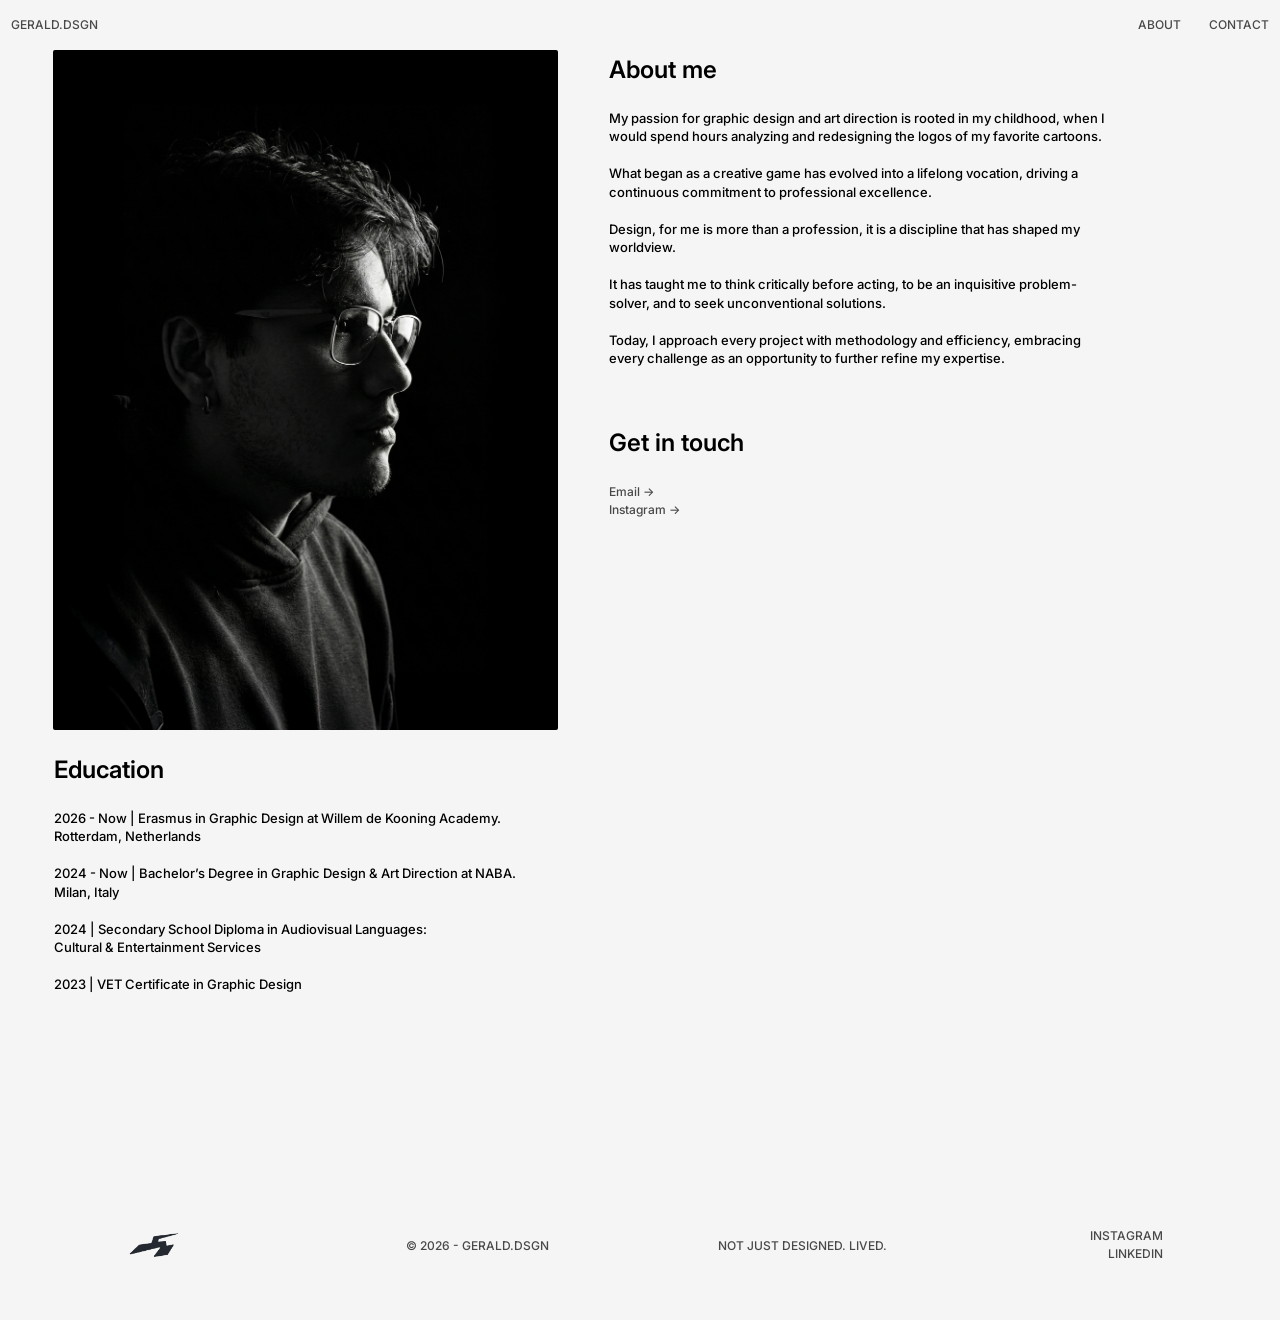
<file: about.html>
<!doctype html>
<html>
<head>
<meta charset="utf-8" />
<title>Gerald Alberto Sanchez Soto Website</title>
<meta name="description" content="Descrizione della pagina" />
<meta name="keywords" content="keyword, keyword2,keyword3" />
<meta name="viewport" content="width=device-width, initial-scale=1.0">
<link rel="shortcut icon" href="images/favicon.ico" type="image/x-icon">

<link rel="preconnect" href="https://fonts.googleapis.com">
<link rel="preconnect" href="https://fonts.gstatic.com" crossorigin>
<link href="https://fonts.googleapis.com/css2?family=Inter:ital,opsz,wght@0,14..32,100..900;1,14..32,100..900&family=Roboto+Mono:ital,wght@0,100..700;1,100..700&display=swap" rel="stylesheet">

<link rel="stylesheet" href="css/style.css" />


</head>

<body>

    <header class="wrapper">

        <nav class="box_01">
            <a href="index.html">GERALD.DSGN</a>
        </nav>

        <nav class="box_03">
            <a href="about.html">ABOUT</a>
            <a href="mailto:geralddesigns.work@gmail.com">CONTACT</a>
        </nav>

    </header>



    <section class="section_immagineabout wrapper margin_bottom_20px">

        <div class="division_immagine_30"></div>

        <div class="division_narrativa_about">

            <h1 class="h1_division_narrativa">About me</h1>
            <p class="p_works"><br>My passion for graphic design and art direction is rooted in my childhood, when I would spend hours analyzing and redesigning the logos of my favorite cartoons.<br><br>
                
            What began as a creative game has evolved into a lifelong vocation, driving a continuous commitment to professional excellence.<br><br>

            Design, for me is more than a profession, it is a discipline that has shaped my worldview.<br><br>
            
            It has taught me to think critically before acting, to be an inquisitive problem-solver, and to seek unconventional solutions.
            
            <br><br>Today, I approach every project with methodology and efficiency, embracing every challenge as an opportunity to further refine my expertise.<br><br><br><br></p>

            <h1 class="h1_division_narrativa">Get in touch</h1>
            <p class="p_works"><br>
                
                <a href="mailto:geralddesigns.work@gmail.com">Email →</a><br>
                
                <a href="https://www.instagram.com/gerald.dsgn" target="_blank" rel="noopener noreferrer">Instagram →</a>

            </p>

        </div>

    </section>




     <section class="section_narrativa_about wrapper margin_bottom_20px">

            <div class="division_narrativa_about">

                <h1 class="h1_division_narrativa">Education</h1>
                <p class="p_works"><br>

                
                2026 - Now | Erasmus in Graphic Design at Willem de Kooning Academy.<br> Rotterdam, Netherlands<br><br>
                    
                2024 - Now | Bachelor’s Degree in Graphic Design & Art Direction at NABA.<br> Milan, Italy<br><br>

                2024 | Secondary School Diploma in Audiovisual Languages:<br> Cultural & Entertainment Services<br><br>

                2023 | VET Certificate in Graphic Design
                </p>

            </div>

            

        </section>






























    <footer>

        <div class="box_footer_01">

            <img src="img/Icona_Logo/logo.png" alt="Logo_Gerald">

        </div>

        <div class="box_footer_01">

            <h3>© 2026 - GERALD.DSGN</h3>

        </div>

        <div class="box_footer_01">

            <h3>NOT JUST DESIGNED. LIVED.</h3>

        </div>

        <div class="box_footer_01">
            <h3 class="footer_div_h3_l">
                <a href="https://www.instagram.com/gerald.dsgn" target="_blank" rel="noopener noreferrer">INSTAGRAM</a><br>

                <a href="https://www.linkedin.com/in/gerald-alberto-sanchez-soto-856901404/" target="_blank" rel="noopener noreferrer">LINKEDIN</a>
        </div>

    </footer>

</body>
</file>
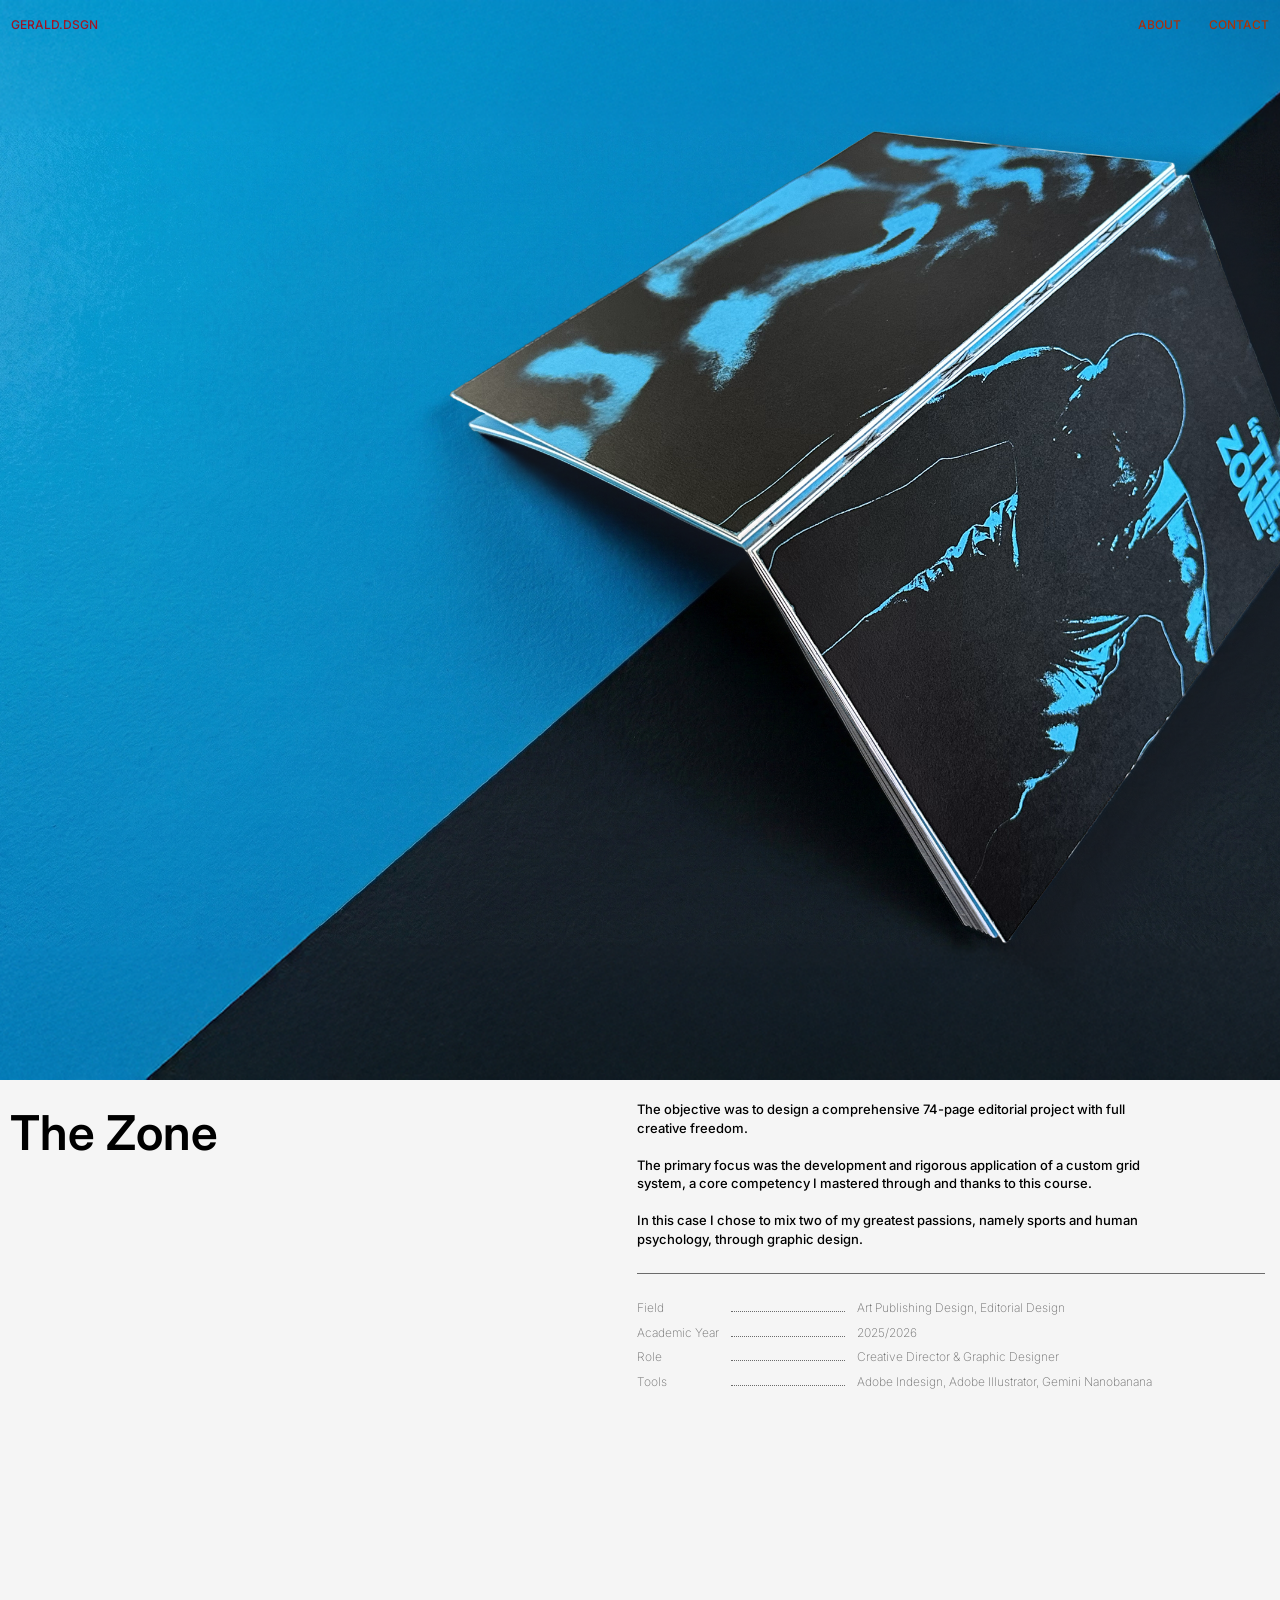
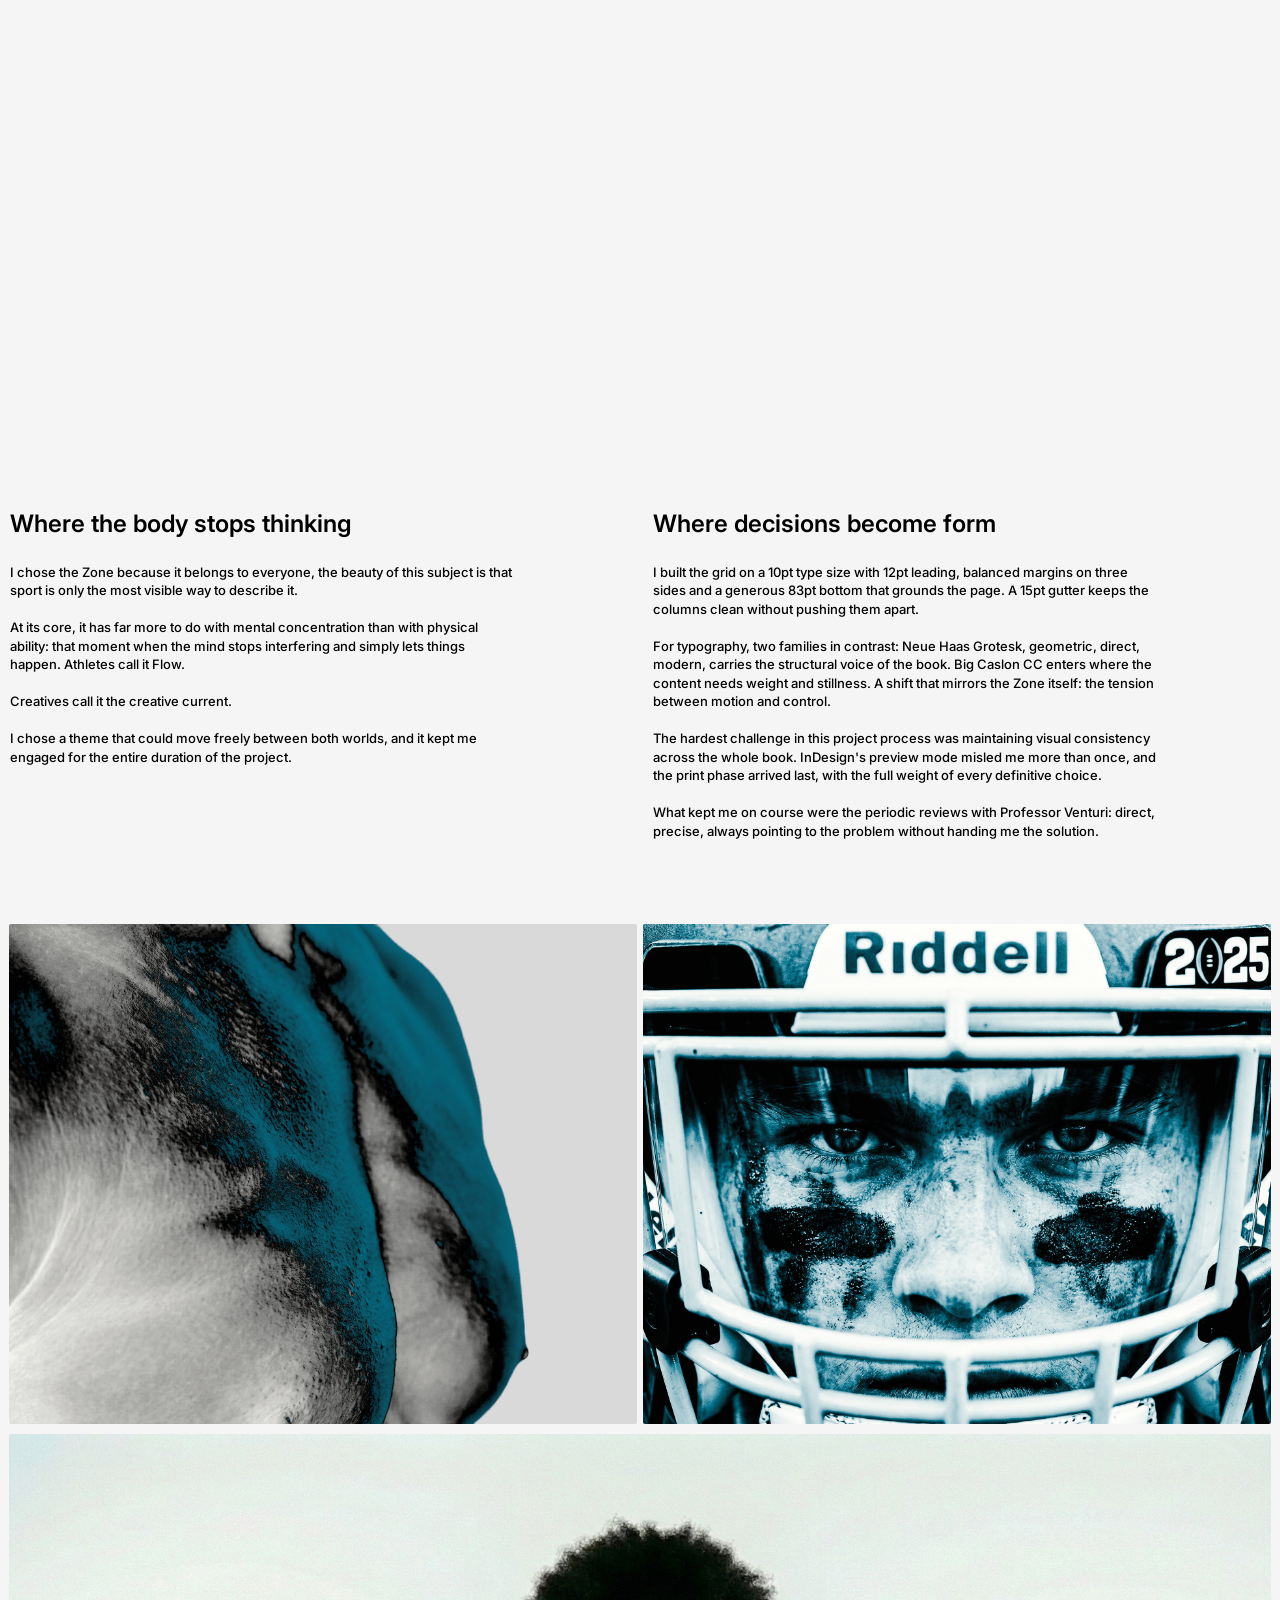
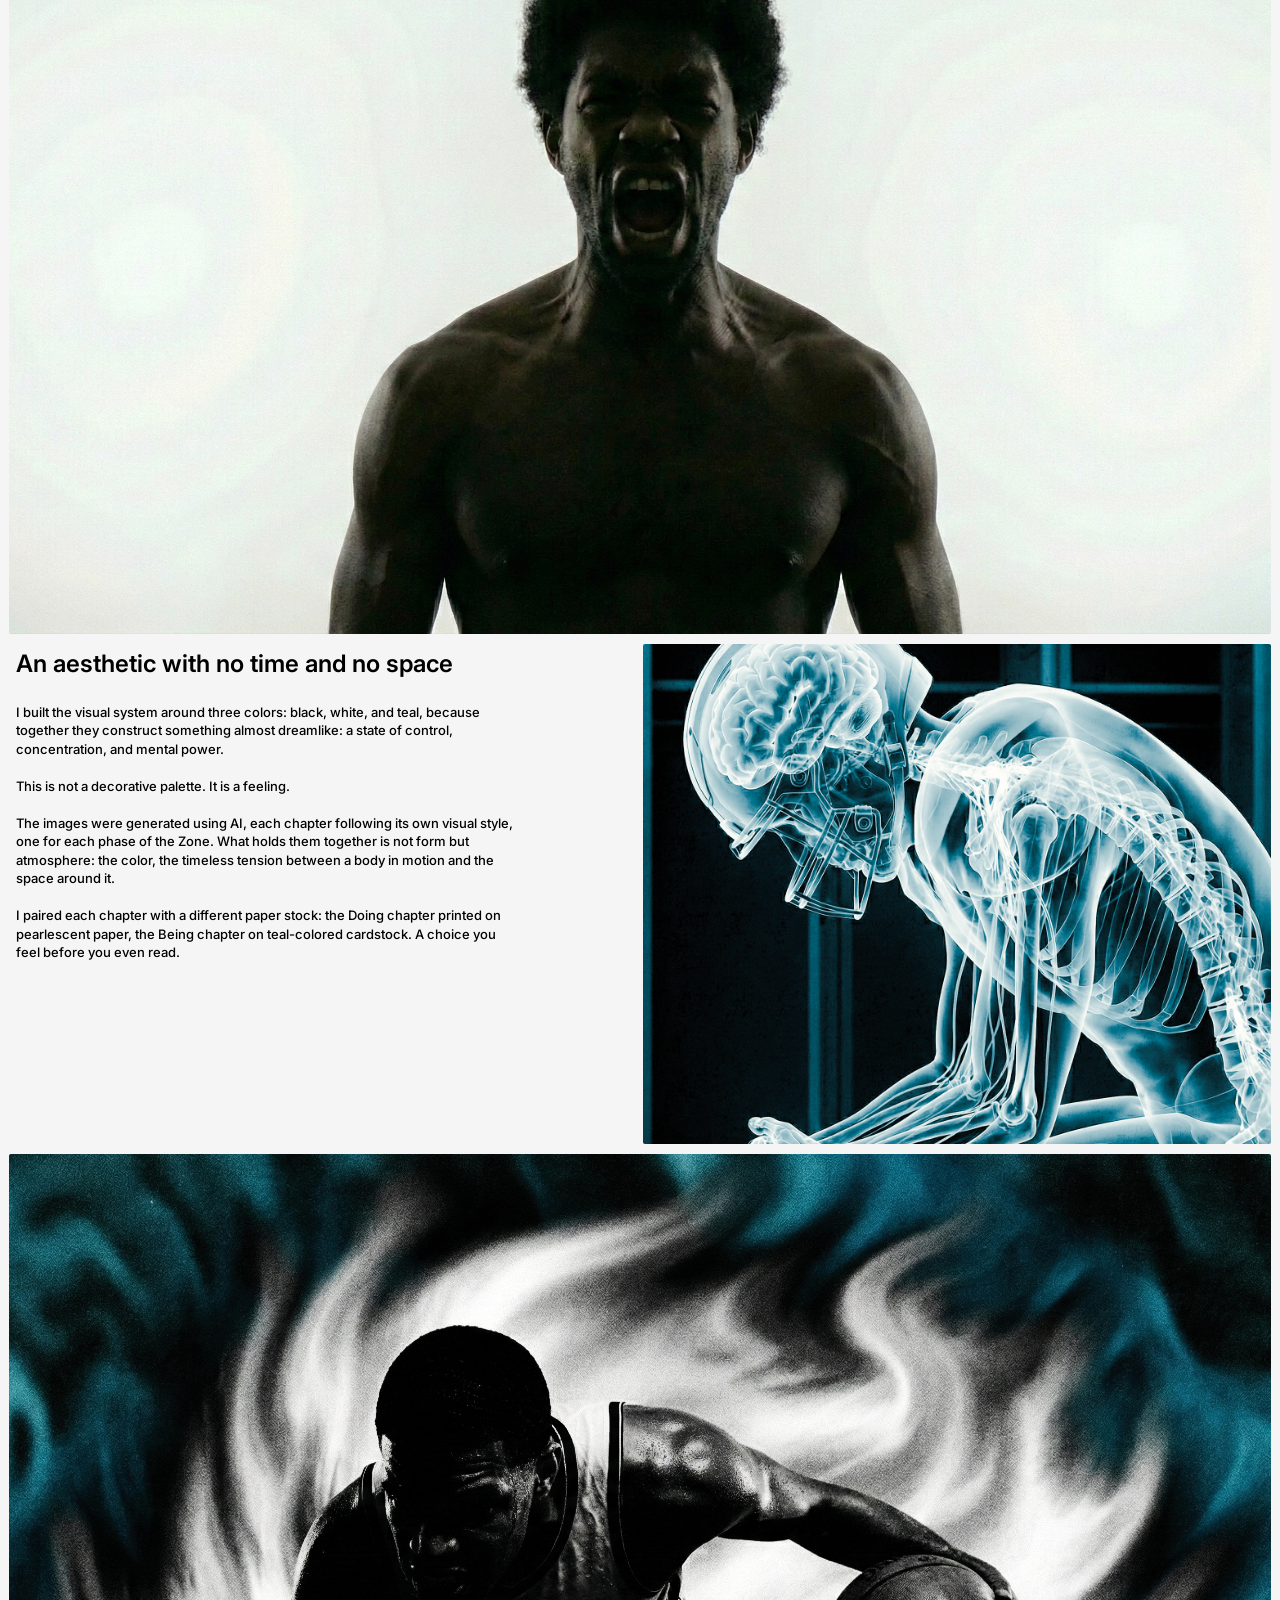
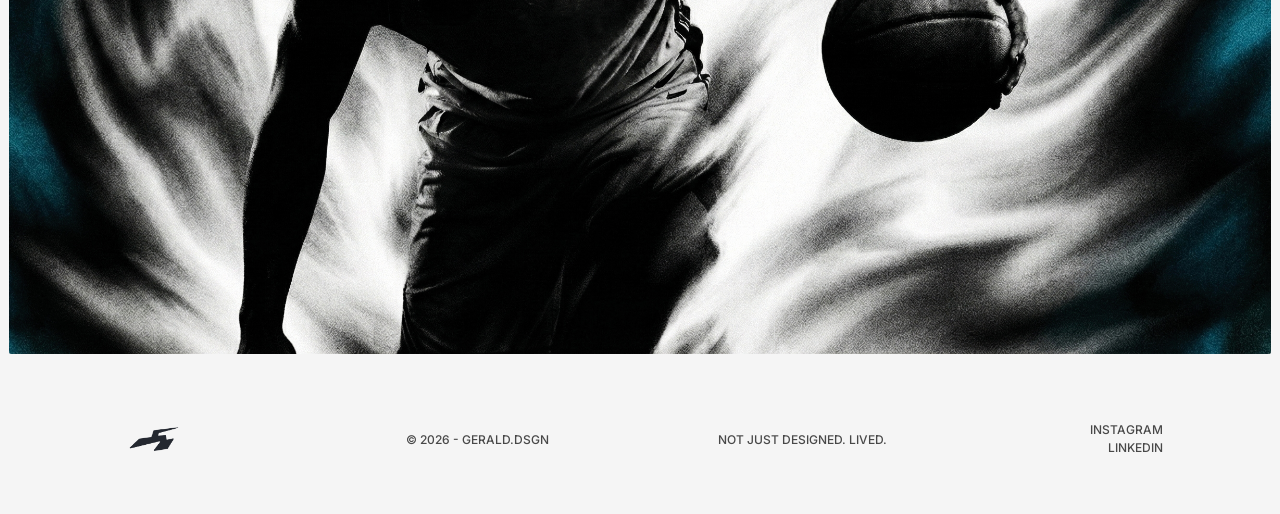
<file: thezone.html>
<!doctype html>
<html>
<head>
<meta charset="utf-8" />
<title>Gerald Alberto Sanchez Soto Website</title>
<meta name="description" content="Descrizione della pagina" />
<meta name="keywords" content="keyword, keyword2,keyword3" />
<meta name="viewport" content="width=device-width, initial-scale=1.0">
<link rel="shortcut icon" href="images/favicon.ico" type="image/x-icon">

<link rel="preconnect" href="https://fonts.googleapis.com">
<link rel="preconnect" href="https://fonts.gstatic.com" crossorigin>
<link href="https://fonts.googleapis.com/css2?family=Inter:ital,opsz,wght@0,14..32,100..900;1,14..32,100..900&family=Roboto+Mono:ital,wght@0,100..700;1,100..700&display=swap" rel="stylesheet">

<link rel="stylesheet" href="css/style.css" />


</head>

<body>

    <header class="wrapper">

        <nav class="box_01">
            <a href="index.html">GERALD.DSGN</a>
        </nav>

        <nav class="box_03">
            <a href="about.html">ABOUT</a>
            <a href="mailto:geralddesigns.work@gmail.com">CONTACT</a>
        </nav>

    </header>



    <section class="wrapper works_hero_thezone"></section>


    <section class="works_text">

        <div class="works_box_01">
        
            <h1 class="h1_works">
                The Zone
            </h1>
        
        </div>

        <div class="works_box_02">

            <p class="p_works">The objective was to design a comprehensive 74-page editorial project with full creative freedom. <br><br> The primary focus was the development and rigorous application of a custom grid system,
            a core competency I mastered through and thanks to this course.<br><br>
            In this case I chose to mix two of my greatest passions,
            namely sports and human psychology,
            through graphic design.
            </p>

              <div class="border"></div>

            <div class="project-credits">

            <!-- Prima riga -->
            <div class="label">Field</div>
            <div class="dots"></div>
            <div class="value">Art Publishing Design, Editorial Design</div>

            <!-- Seconda riga (con testo lungo che va a capo) -->
            <div class="label">Academic Year</div>
            <div class="dots"></div>
            <div class="value">2025/2026</div>


            <!-- Seconda riga (con testo lungo che va a capo) -->
            <div class="label">Role</div>
            <div class="dots"></div>
            <div class="value">Creative Director & Graphic Designer</div>

            <!-- Terza riga -->
            <div class="label">Tools</div>
            <div class="dots"></div>
            <div class="value">Adobe Indesign, Adobe Illustrator, Gemini Nanobanana</div>
            </div>
        </div>

    </section>


        <section>

            <video class="media-responsive_noise margin_bottom_10px" autoplay muted loop playsinline>
            <source src="vid/TheZone_Edit.mp4" type="video/mp4">
            </video>

        </section>


         <section class="section_narrativa wrapper margin_bottom_20px">

            <div class="division_narrativa">

                <h1 class="h1_division_narrativa">Where the body stops thinking</h1>

                <p class="p_works"><br>I chose the Zone because it belongs to everyone, the beauty of this subject is that sport is only the most visible way to describe it.<br><br>
                At its core, it has far more to do with mental concentration than with physical ability: that moment when the mind stops interfering and simply lets things happen. Athletes call it Flow.<br><br> Creatives call it the creative current.<br><br>
                I chose a theme that could move freely between both worlds, and it kept me engaged for the entire duration of the project.
                </p>

            </div>

            <div class="division_narrativa">

                <h1 class="h1_division_narrativa">Where decisions become form</h1>
                <p class="p_works"><br>I built the grid on a 10pt type size with 12pt leading, balanced margins on three sides and a generous 83pt bottom that grounds the page. A 15pt gutter keeps the columns clean without pushing them apart.<br><br>

                For typography, two families in contrast: Neue Haas Grotesk, geometric, direct, modern, carries the structural voice of the book. Big Caslon CC enters where the content needs weight and stillness. A shift that mirrors the Zone itself: the tension between motion and control.<br><br>

                The hardest challenge in this project process was maintaining visual consistency across the whole book. InDesign's preview mode misled me more than once, and the print phase arrived last, with the full weight of every definitive choice.<br><br>
                
                What kept me on course were the periodic reviews with Professor Venturi: direct, precise, always pointing to the problem without handing me the solution.
                <br><br></p>

            </div>

        </section>

        <section class="section_narrativaeimmagine margin_bottom_10px wrapper">

            <div class="division_immagine_17"></div>
            <div class="division_immagine_14"></div>

        </section>

        </section>

        <section class="section_immagine_full wrapper margin_bottom_10px">

                <div class="division_immagine_18"></div>

        </section>

        <section class="section_narrativaeimmagine wrapper margin_bottom_10px">

            <div class="division_narrativa">

                <h1 class="h1_division_narrativa">An aesthetic with no time and no space</h1>
                <p class="p_works"><br>I built the visual system around three colors: black, white, and teal, because together they construct something almost dreamlike: a state of control, concentration, and mental power.<br><br> This is not a decorative palette. It is a feeling.<br><br>

                The images were generated using AI, each chapter following its own visual style, one for each phase of the Zone. What holds them together is not form but atmosphere: the color, the timeless tension between a body in motion and the space around it.<br><br>

                I paired each chapter with a different paper stock: the Doing chapter printed on pearlescent paper, the Being chapter on teal-colored cardstock. A choice you feel before you even read.<br><br></p>

            </div>

            <div class="division_immagine_15"></div>

        </section>

        <section class="section_immagine_full wrapper margin_bottom_10px">

                <div class="division_immagine_16"></div>

        </section>







    <footer>

        <div class="box_footer_01">

            <img src="img/Icona_Logo/logo.png" alt="Logo_Gerald">

        </div>

        <div class="box_footer_01">

            <h3>© 2026 - GERALD.DSGN</h3>

        </div>

        <div class="box_footer_01">

            <h3>NOT JUST DESIGNED. LIVED.</h3>

        </div>

        <div class="box_footer_01">
            <h3 class="footer_div_h3_l">
                <a href="https://www.instagram.com/gerald.dsgn" target="_blank" rel="noopener noreferrer">INSTAGRAM</a><br>

                <a href="https://www.linkedin.com/in/gerald-alberto-sanchez-soto-856901404/" target="_blank" rel="noopener noreferrer">LINKEDIN</a>
        </div>

    </footer>




 <!-- fine pagina    -->
</body>
</html>
</file>
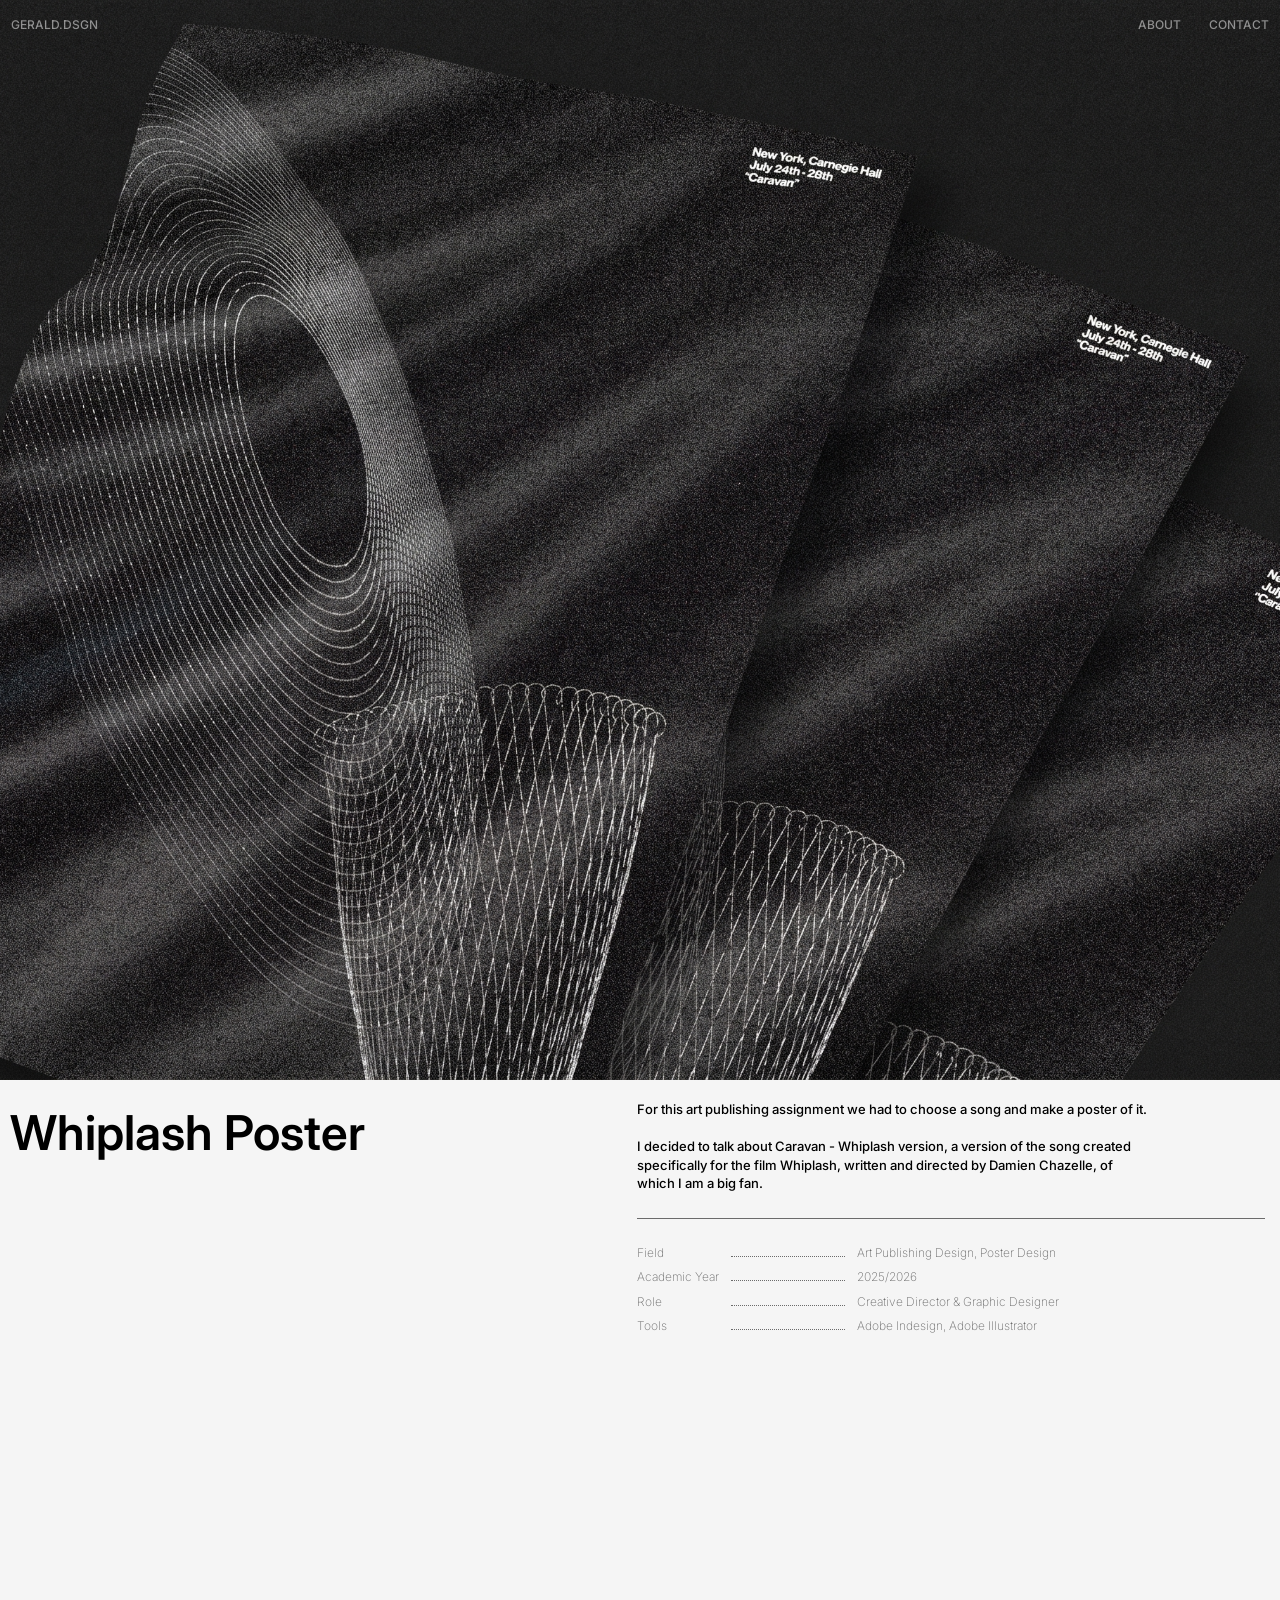
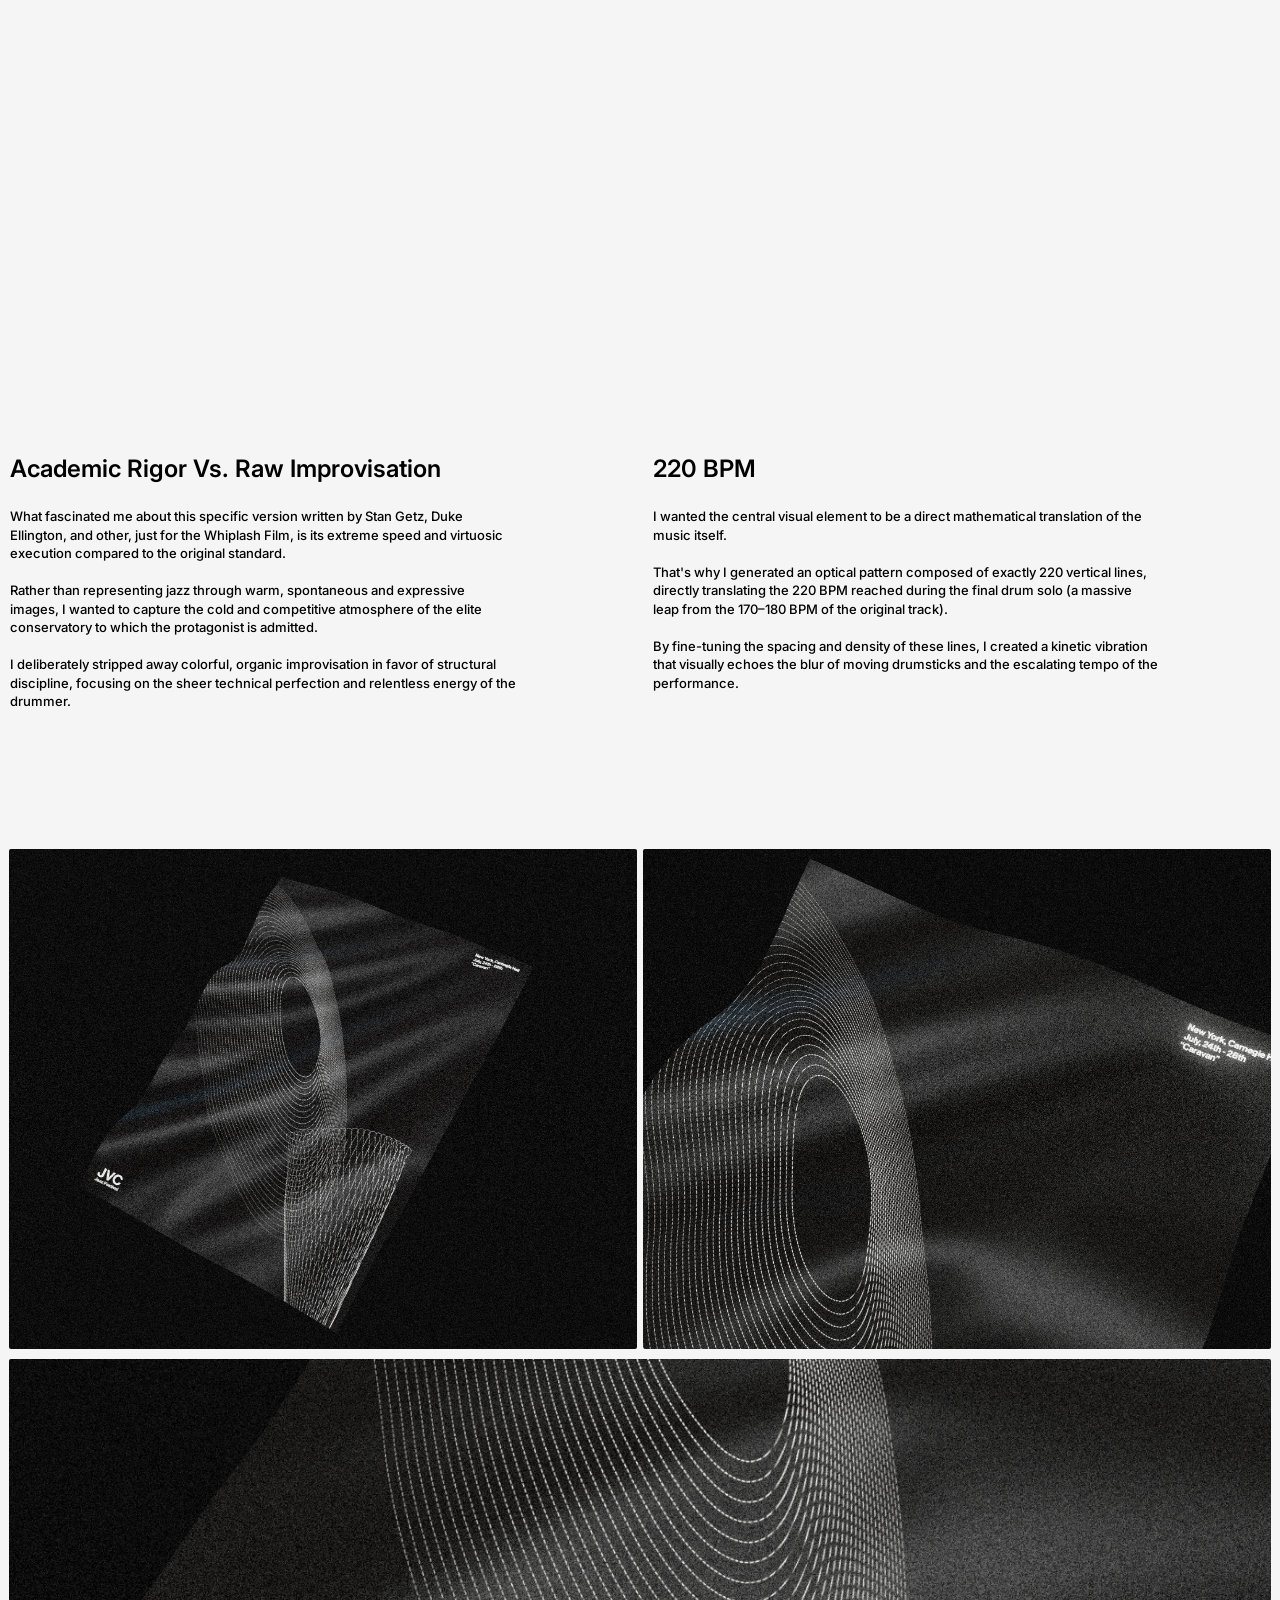
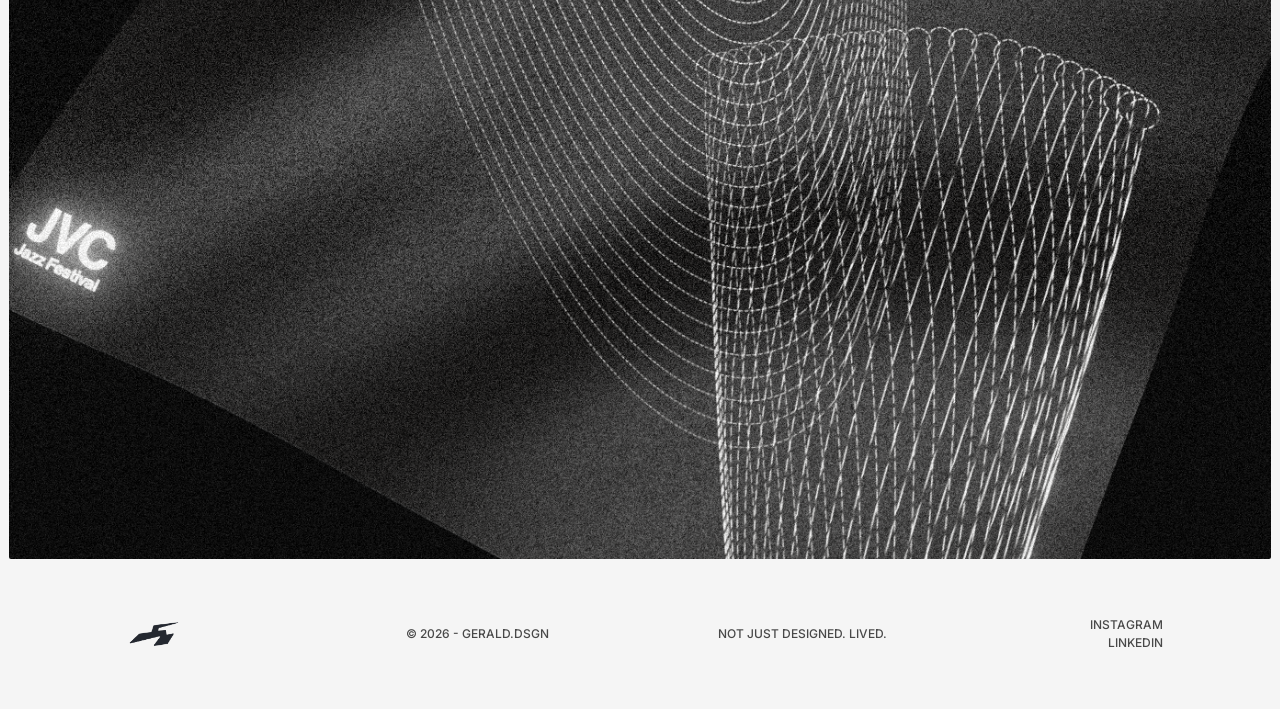
<file: whiplashposter.html>
<!doctype html>
<html>
<head>
<meta charset="utf-8" />
<title>Gerald Alberto Sanchez Soto Website</title>
<meta name="description" content="Descrizione della pagina" />
<meta name="keywords" content="keyword, keyword2,keyword3" />
<meta name="viewport" content="width=device-width, initial-scale=1.0">
<link rel="shortcut icon" href="images/favicon.ico" type="image/x-icon">

<link rel="preconnect" href="https://fonts.googleapis.com">
<link rel="preconnect" href="https://fonts.gstatic.com" crossorigin>
<link href="https://fonts.googleapis.com/css2?family=Inter:ital,opsz,wght@0,14..32,100..900;1,14..32,100..900&family=Roboto+Mono:ital,wght@0,100..700;1,100..700&display=swap" rel="stylesheet">

<link rel="stylesheet" href="css/style.css" />


</head>

<body>

    <header class="wrapper">

        <nav class="box_01">
            <a href="index.html">GERALD.DSGN</a>
        </nav>

        <nav class="box_03">
            <a href="about.html">ABOUT</a>
            <a href="mailto:geralddesigns.work@gmail.com">CONTACT</a>
        </nav>

    </header>



    <section class="wrapper works_hero_whiplash"></section>


    <section class="works_text">

        <div class="works_box_01">
        
            <h1 class="h1_works">
                Whiplash Poster<br>
            </h1>
        
        </div>

        <div class="works_box_02">

            <p class="p_works"> For this art publishing assignment we had to choose a song and make a poster of it.<br><br>

            I decided to talk about Caravan - Whiplash version, a version of the song created specifically for the film Whiplash, written and directed by Damien Chazelle, of which I am a big fan.
            </p>



            <div class="border"></div>

            <div class="project-credits">

            <!-- Prima riga -->
            <div class="label">Field</div>
            <div class="dots"></div>
            <div class="value">Art Publishing Design, Poster Design</div>

            <!-- Seconda riga (con testo lungo che va a capo) -->
            <div class="label">Academic Year</div>
            <div class="dots"></div>
            <div class="value">2025/2026</div>


            <!-- Seconda riga (con testo lungo che va a capo) -->
            <div class="label">Role</div>
            <div class="dots"></div>
            <div class="value">Creative Director &  Graphic Designer</div>

            <!-- Terza riga -->
            <div class="label">Tools</div>
            <div class="dots"></div>
            <div class="value">Adobe Indesign, Adobe Illustrator</div>
            </div>

        </div>

    </section>

    



    <section>

        <video class="media-responsive_noise margin_bottom_10px" autoplay muted loop playsinline>
        <source src="vid/Whiplash_Costruzione.mp4" type="video/mp4">
        </video>

    </section>



      <section class="section_narrativa wrapper">

            <div class="division_narrativa">

                <h1 class="h1_division_narrativa">Academic Rigor Vs. Raw Improvisation</h1>
                <p class="p_works"><br>What fascinated me about this specific version written by Stan Getz, Duke Ellington, and other, just for the Whiplash Film, is its extreme speed and virtuosic execution compared to the original standard.<br><br>
                    
                Rather than representing jazz through warm, spontaneous and expressive images, I wanted to capture the cold and competitive atmosphere of the elite conservatory to which the protagonist is admitted.<br><br>

                I deliberately stripped away colorful, organic improvisation in favor of structural discipline, focusing on the sheer technical perfection and relentless energy of the drummer.
                </p>

            </div>

            <div class="division_narrativa">

                <h1 class="h1_division_narrativa">220 BPM</h1>
                <p class="p_works"><br>I wanted the central visual element to be a direct mathematical translation of the music itself.<br><br>

                That's why I generated an optical pattern composed of exactly 220 vertical lines, directly translating the 220 BPM reached during the final drum solo (a massive leap from the 170–180 BPM of the original track).<br><br>

                By fine-tuning the spacing and density of these lines, I created a kinetic vibration that visually echoes the blur of moving drumsticks and the escalating tempo of the performance.

            </div>

        </section>


    <section class="section_narrativaeimmagine margin_bottom_10px wrapper">

        <div class="division_immagine_10"></div>
        <div class="division_immagine_09"></div>

    </section>

    <section class="section_immagine_full wrapper">

        <div class="division_immagine_11"></div>

    </section>







    <footer>

        <div class="box_footer_01">

            <img src="img/Icona_Logo/logo.png" alt="Logo_Gerald">

        </div>

        <div class="box_footer_01">

            <h3>© 2026 - GERALD.DSGN</h3>

        </div>

        <div class="box_footer_01">

            <h3>NOT JUST DESIGNED. LIVED.</h3>

        </div>

        <div class="box_footer_01">
            <h3 class="footer_div_h3_l">
                <a href="https://www.instagram.com/gerald.dsgn" target="_blank" rel="noopener noreferrer">INSTAGRAM</a><br>

                <a href="https://www.linkedin.com/in/gerald-alberto-sanchez-soto-856901404/" target="_blank" rel="noopener noreferrer">LINKEDIN</a>
        </div>

    </footer>




 <!-- fine pagina    -->
</body>
</html>
</file>
<file: css/style.css>
html,body,div,span,object,iframe,h1,h2,h3,h4,h5,h6,p,blockquote,pre,abbr,address,cite,code,del,dfn,em,img,ins,kbd,q,samp,small,strong,sub,sup,var,b,i,dl,dt,dd,ol,ul,li,fieldset,form,label,legend,table,caption,tbody,tfoot,thead,tr,th,td,article,aside,canvas,details,figcaption,figure,footer,header,hgroup,menu,nav,section,summary,time,mark,audio,video,main{margin:0;padding:0;border:0;outline:0;font-size:100%;vertical-align:baseline;background:transparent; box-sizing: border-box;}
body{line-height:1}
article,aside,details,figcaption,figure,footer,header,hgroup,menu,nav,section{display:block}
nav ul{list-style:none}
blockquote,q{quotes:none}
blockquote:before,blockquote:after,q:before,q:after{content:none}
a{margin:0;padding:0;font-size:100%;vertical-align:baseline;background:transparent}
ins{background-color:#ff9;color:#000;text-decoration:none}
mark{background-color:#ff9;color:#000;font-style:italic;font-weight:bold}
del{text-decoration:line-through}
abbr[title],dfn[title]{border-bottom:1px dotted;cursor:help}
table{border-collapse:collapse;border-spacing:0}
hr{display:block;height:1px;border:0;border-top:1px solid #ccc;margin:1em 0;padding:0}
input,select{vertical-align:middle}
button{ border: none;}
/* write your code below */





body{
   display: flex;
   flex-direction: column;
   background-color: whitesmoke;
}

.wrapper{
   padding-left: 0.2%;
   padding-right: 0.2%;
}

header {
   background-color: transparent;
   display: flex;
   flex-direction: row;
   justify-content: space-evenly;
   min-height: 40px;
   width: 100%;
   align-items: center;
   position: fixed;
   z-index: 1;
   mix-blend-mode: difference; 
}

nav a{
   color: rgb(173, 173, 173);
   text-align: center;
   font-family: Inter;
   font-size: 12px;
   font-style: normal;
   font-weight: 500;
   line-height: 18px; /* 87.5% */
   text-decoration: none;
   mix-blend-mode: difference;
}

nav a:hover{
   color: rgb(255, 255, 255);
   text-align: center;
   font-family: Inter;
   font-size: 12px;
   font-style: normal;
   font-weight: 500;
   line-height: 18px; /* 87.5% */
   text-decoration: none;
}

.box_01{
   background-color: transparent;
   height: 50px;
   width: 50%;
   display: flex;
   flex-direction: row;
   align-items: center;
}

.box_02{
   background-color: transparent;
   height: 40px;
   width: 20%;
}

.box_03{
   background-color: transparent;
   height: 50px;
   width: 48%;
   display: flex;
   flex-direction: row;
   align-items: center;
   justify-content: flex-end;
   gap: 28px;
}









.section_testo{
   background-color: whitesmoke;
   height: 480px;
   width: 100%;
   display: flex;
   flex-direction: row;
   align-items: center;
   justify-content: space-evenly;
}

.box_04{
   background-color: none;
   height: 400px;
   width: 60%;
   display: flex;
   flex-direction: row;
   align-items: center;
   justify-content: space-evenly;
}

h1{
   color: black;
   text-align: center;
   font-family: Inter;
   font-size: 18px;
   font-style: normal;
   font-weight: 500;
   line-height: 23px; /* 87.5% */
}

.margin_bottom_10px{
   margin-bottom: 10px;
}

.margin_bottom_20px{
   margin-bottom: 20px;
}










.section_lavori{
   background-color: none;
   min-height: auto;
   width: 100%;
   display: flex;
   flex-direction: row;
   align-items: flex-start;
   justify-content: space-evenly;
   flex-wrap: nowrap;
}

.section_lavori_dx{
   background-color: none;
   min-width: auto;
   width: 49.5%;
   display: flex;
   flex-direction: column;
   justify-content: flex-start;
   flex-wrap: nowrap;
}

.section_lavori_sx{
   background-color: none;
   min-height: auto;
   width: 49.5%;
   display: flex;
   flex-direction: column;
   justify-content: flex-start;
   flex-wrap: nowrap;
}

article{
   position: relative;
   overflow: hidden;
   background-repeat: no-repeat;
   background-size: cover;
   background-position: center center;
   display: flex;
   justify-content: center;
   align-items: center;
   margin-bottom: 0px;
   border-radius: 2px;
}

/* velo chiaro che schiarisce l'immagine in hover */
article::before {
   content: "";
   position: absolute;
   inset: 0;
   background: white;
   opacity: 0;
   transition: opacity .4s ease;
   pointer-events: none;
}

article:hover::before {
   opacity: 0.55; /* regola l'intensità della schiaritura */
}

article h3 {
   position: relative; /* per stare sopra il ::before */
   z-index: 1;
   color: rgb(33, 33, 33);
   font-size: 12px;
   font-weight: 500;
   font-family: Inter;
   text-decoration: none;
   opacity: 0;
   transform: translateY(10px);
   transition: opacity .4s ease, transform .4s ease;
   user-select: none; /* opzionale: evita selezioni accidentali al click */
}

article:hover h3 {
   opacity: 1;
   transform: translateY(0);
}




.box_work_Noise{
   background-color: none;
   min-height: 500px;
   width: 100%;
   margin-bottom: 0.8%;
}

.box_work_nonseisol{
   background-color: none;
   min-height: 500px;
   width: 100%;
   margin-bottom: 0.8%;
}

.box_work_thezone{
   background-color: none;
   min-height: 450px;
   width: 100%;
   margin-bottom: 0.8%;
}

.box_work_larq{
   background-color: none;
   min-height: 500px;
   width: 100%;
   margin-bottom: 0.8%;
}

.box_work_whiplash{
   background-color: none;
   min-height: 410px;
   width: 100%;
   margin-bottom: 0.8%;
}

.box_work_ffkposter{
   background-color: none;
   min-height: 450px;
   width: 100%;
   margin-bottom: 0.8%;
}

a {
  text-decoration: none;
}

/* Per assicurarti che non ricompaia quando clicchi o selezioni il link */
a:visited,
a:hover,
a:focus,
a:active {
  text-decoration: none;
  outline: none; /* Rimuove eventuali bordi di focus nativi */
}











.box_noise{
   background-image: url(../img/Noise/Noise_Cover.png);
   background-repeat: no-repeat;
   background-size: cover;
   background-position: center center;
}

.box_larq{
   background-image: url(../img/Larq/Larq.png);
   background-repeat: no-repeat;
   background-size: cover;
   background-position: center center;
}

.box_whiplash{
   background-image: url(../img/Whiplash/W_06.jpeg);
   background-repeat: no-repeat;
   background-size: cover;
   background-position: center center;
}

.box_nonseisol{
   background-image: url(../img/Nonseisolo/nonseisolo.jpg);
   background-repeat: no-repeat;
   background-size: cover;
   background-position: center center;
}

.box_ffk{
   background-image: url(../img/FFK/FFK.jpg);
   background-repeat: no-repeat;
   background-size: cover;
   background-position: center center;
}

.box_thezone{
   background-image: url(../img/TheZone/TheZone.png);
   background-repeat: no-repeat;
   background-size: cover;
   background-position: center center;
}










footer{
   background-color: transparent;
   display: flex;
   flex-direction: row;
   justify-content: space-between;
   min-height: 100px;
   width: 100%;
   align-items: center;
   margin-left: 0.5;
   margin-right: 0.5;
}

.box_footer_01{
   background-color: transparent;
   height: 150px;
   width: 24%;
   display: flex;
   flex-direction: row;
   align-items: center;
   justify-content: center;
}

.box_footer_01_left{
   background-color: transparent;
   height: 150px;
   width: 24%;
   display: flex;
   flex-direction: row;
   align-items: center;
   justify-content: flex-start;
}

.box_footer_01_right{
   background-color: transparent;
   height: 150px;
   width: 24%;
   display: flex;
   flex-direction: row;
   align-items: center;
   justify-content: flex-end;
}

footer div h3{
   color: rgb(173, 173, 173);
   text-align: center;
   font-family: Inter;
   font-size: 12px;
   font-style: normal;
   font-weight: 500;
   line-height: 15px; /* 87.5% */
   text-decoration: none;
   mix-blend-mode: difference;
}

.footer_div_h3_l{
   color: rgb(173, 173, 173);
   text-align: right;
   font-family: Inter;
   font-size: 12px;
   font-style: normal;
   font-weight: 500;
   line-height: 15px; /* 87.5% */
   text-decoration: none;
   mix-blend-mode: difference;
}

.footer_div_h3_r{
   color: rgb(173, 173, 173);
   text-align: right;
   font-family: Inter;
   font-size: 12px;
   font-style: normal;
   font-weight: 500;
   line-height: 15px; /* 87.5% */
   text-decoration: none;
   mix-blend-mode: difference;
}


























.works_hero_thezone{
   background-image: url(../img/TheZone/TheZone.png);
   background-repeat: no-repeat;
   background-size: cover;
   background-position: center center;
   min-height: 1080px;
   width: 100%;
}

.works_text{
   display: flex;
   flex-direction: row;
   min-height: auto;
   width: 100%;
   background-color: whitesmoke;
   margin-bottom: 50px;
   margin-top: 10px;
}

.works_box_01{
   width: 49%;
   display: flex;
   margin-top: 0.8%;
   margin-left: 0.8%;
}

.works_box_02{
   width: 49%;
   display: flex;
   flex-direction: column;
   margin-top: 0.8%;
   margin-right: 0.8%;
}

.h1_works{
   color: black;
   text-align: center;
   font-family: Inter;
   font-size: 48px;
   font-style: normal;
   font-weight: 600;
   line-height: 65px;
   text-align: left;
}

.p_works{
   color: black;
   text-align: center;
   font-family: Inter;
   font-size: 13px;
   font-style: normal;
   font-weight: 500;
   line-height: 18.5px;
   text-align: left;
   padding-right: 18%;
}

.project-credits {
  display: grid;
  grid-template-columns: max-content 1fr 65%;
  align-items: baseline;
  row-gap: 6px;
  column-gap: 12px;
  font-family: Inter;
  font-weight: 200;
  font-size: 12px;
  line-height: 18.5px;
  color: rgb(107, 107, 107);
}

.label {
  text-align: left;
}

.border {
  border-bottom: 0.5px solid rgb(107, 107, 107);;
  margin-bottom: 25px; 
  margin-top: 25px; 
}

.dots {
  border-bottom: 1px dotted rgb(107, 107, 107);;
  margin-bottom: 4px; 
}

.value {
  text-align: left; /* Mantiene la bandiera sinistra per il blocco di testo */
}

.division_immagine_14{
   min-height: 500px;
   width: 49.8%;
   background-image: url(../img/TheZone/1.jpg);
   background-repeat: no-repeat;
   background-size: cover;
   background-position: center center;
   border-radius: 2px;
}

.division_immagine_15{
   min-height: 500px;
   width: 49.8%;
   background-image: url(../img/TheZone/2.jpg);
   background-repeat: no-repeat;
   background-size: cover;
   background-position: center center;
   border-radius: 2px;
}

.division_immagine_16{
   min-height: 800px;
   width: 100%;
   background-image: url(../img/TheZone/3.jpg);
   background-repeat: no-repeat;
   background-size: cover;
   background-position: center center;
   margin-left: 0.53%;
   margin-right: 0.53%;
   border-radius: 2px;
}

.division_immagine_17{
   min-height: 500px;
   width: 49.8%;
   background-image: url(../img/TheZone/4.jpg);
   background-repeat: no-repeat;
   background-size: cover;
   background-position: center center;
   border-radius: 2px;
}

.division_immagine_18{
   min-height: 800px;
   width: 100%;
   background-image: url(../img/TheZone/5.jpg);
   background-repeat: no-repeat;
   background-size: cover;
   background-position: center center;
   margin-left: 0.53%;
   margin-right: 0.53%;
   border-radius: 2px;
}









.works_hero_larq{
   background-image: url(../img/Larq/Larq.png);
   background-repeat: no-repeat;
   background-size: cover;
   background-position: center center;
   min-height: 1080px;
   width: 100%;
}

.works_hero_larq{
   background-image: url(../img/Noise/Noise_Cover.png);
   background-repeat: no-repeat;
   background-size: cover;
   background-position: center center;
   min-height: 1080px;
   width: 100%;
}

.media-responsive_larq{
   min-height: auto;
   max-width: 100%;
}

.division_immagine_07{
   min-height: 500px;
   width: 49.8%;
   background-image: url(../img/Larq/Screenshot\ 2026-08-27\ at\ 14.41.01.png);
   background-repeat: no-repeat;
   background-size: cover;
   background-position: center center;
   border-radius: 2px;
}

.division_immagine_08{
   min-height: 800px;
   width: 100%;
   background-image: url(../img/Larq/Borraccia3D_GeraldAlbertoSanchezSoto0168\ copy.png);
   background-repeat: no-repeat;
   background-size: cover;
   background-position: center center;
   margin-top: 0.8%;
   margin-left: 0.8%;
   margin-right: 0.8%;
}

.division_immagine_24{
    min-height: 500px;
   width: 49.8%;
   background-image: url(../img/Larq/3.png);
   background-repeat: no-repeat;
   background-size: cover;
   background-position: center center;
   border-radius: 2px;}


.division_immagine_25{
    min-height: 500px;
   width: 49.8%;
   background-image: url(../img/Larq/4.png);
   background-repeat: no-repeat;
   background-size: cover;
   background-position: center center;
   border-radius: 2px;}

.division_immagine_26{
   min-height: 800px;
   width: 100%;
   background-image: url(../img/Larq/5.png);
   background-repeat: no-repeat;
   background-size: cover;
   background-position: center center;
   margin-left: 0.53%;
   margin-right: 0.53%;
   border-radius: 2px;
}














.works_hero_ffk{
   background-image: url(../img/FFK/FFK.jpg);
   background-repeat: no-repeat;
   background-size: cover;
   background-position: center center;
   min-height: 1080px;
   width: 100%;
}













.works_hero_whiplash{
   background-image: url(../img/Whiplash/W_06.jpeg);
   background-repeat: no-repeat;
   background-size: cover;
   background-position: center center;
   min-height: 1080px;
   width: 100%;
}


.division_immagine_09{
   min-height: 500px;
   width: 49.8%;
   background-image: url(../img/Whiplash/W_02.png);
   background-repeat: no-repeat;
   background-size: cover;
   background-position: center center;
   border-radius: 2px;
}

.division_immagine_10{
   min-height: 500px;
   width: 49.8%;
   background-image: url(../img/Whiplash/W_01.jpg);
   background-repeat: no-repeat;
   background-size: cover;
   background-position: center center;
   border-radius: 2px;
}

.division_immagine_11{
   min-height: 800px;
   width: 99%;
   background-image: url(../img/Whiplash/W_04.png);
   background-repeat: no-repeat;
   background-size: cover;
   background-position: center center;
   margin-left: 0.53%;
   margin-right: 0.53%;
   border-radius: 2px;
}

















.works_section{
   width: 100%;
   min-height: 1080px;
   display: flex;
   flex-direction: column;
   justify-content: flex-start;
   align-items: flex-start;
}


.works_hero_noise{
   background-image: url(../img/Noise/Noise_Cover.png);
   background-repeat: no-repeat;
   background-size: cover;
   background-position: center center;
   min-height: 1080px;
   width: 100%;
   margin-bottom: 10px;
}



.media-responsive_noise{
   min-height: auto;
   width: 100%;
   margin-top: 10px;
}

.section_narrativaeimmagine{
   display: flex;
   flex-direction: row;
   flex-wrap: nowrap;
   justify-content: space-between;
   padding-left: 0.7%;
   padding-right: 0.7%;
}

.section_narrativa{
   display: flex;
   flex-direction: row;
   flex-wrap: nowrap;
   justify-content: space-between;
}

.division_narrativa{
   min-height: 400px;
   width: 49.5%;
   display: flex;
   flex-direction: column;
   justify-content: flex-start;
   padding-left: 0.55%;
   padding-right: 0.5%;
   padding-bottom: 0.5%;
}

.division_immagine_01{
   min-height: 500px;
   width: 49.8%;
   background-image: url(../img/Noise/6.png);
   background-repeat: no-repeat;
   background-size: cover;
   background-position: center center;
   border-radius: 2px;
}

.division_immagine_02{
   min-height: 500px;
   width: 49.8%;
   background-image: url(../img/Noise/Dettaglio_noise.jpg);
   background-repeat: no-repeat;
   background-size: cover;
   background-position: center center;
   border-radius: 2px;
}

.division_immagine_03{
   min-height: 500px;
   width: 49.8%;
   background-image: url(../img/Noise/Rilegatura_Noise.png);
   background-repeat: no-repeat;
   background-size: cover;
   background-position: center center;
   border-radius: 2px;
}

.division_immagine_04{
   min-height: 500px;
   width: 49.8%;
   background-image: url(../img//Noise/NoiseCredits\ copy.jpg);
   background-repeat: no-repeat;
   background-size: cover;
   background-position: center center;
   border-radius: 2px;
}

.division_immagine_05{
   min-height: 500px;
   width: 49.8%;
   background-image: url(../img/Noise/outc\ copy.jpg);
   background-repeat: no-repeat;
   background-size: cover;
   background-position: center center;
   border-radius: 2px;
}

.section_immagine_full{
   width: 100%;
   display: flex;
   flex-wrap: nowrap;
   flex-direction: row;
   justify-content:space-evenly;
   border-radius: 2px;
}

.division_immagine_06{
   min-height: 800px;
   width: 100%;
   background-image: url(../img/Noise/Noise_final.png);
   background-repeat: no-repeat;
   background-size: cover;
   background-position: center center;
   margin-left: 0.53%;
   margin-right: 0.53%;
   border-radius: 2px;
}


.h1_division_narrativa{
   color: black;
   text-align: center;
   font-family: Inter;
   font-size: 24px;
   font-style: normal;
   font-weight: 600;
   line-height: 40px; /* 87.5% */
   text-align: left;
}























.works_hero_nonseisol{
   background-image: url(../img/Nonseisolo/nonseisolo.jpg);
   background-repeat: no-repeat;
   background-size: cover;
   background-position: center center;
   min-height: 1080px;
   width: 100%;
}



div h3 a{
   color: rgb(173, 173, 173);
   text-align: center;
   font-family: Inter;
   font-size: 12px;
   font-style: normal;
   font-weight: 500;
   line-height: 18px; /* 87.5% */
   text-decoration: none;
   mix-blend-mode: difference;
}

div h3 a:hover{
   color: rgb(255, 255, 255);
   text-align: center;
   font-family: Inter;
   font-size: 12px;
   font-style: normal;
   font-weight: 500;
   line-height: 18px; /* 87.5% */
   text-decoration: none;
}


footer div img {
    width: 50px;
    height: auto; 
    display: block;
    object-fit: contain;
}



.section_immagineabout{
   display: flex;
   flex-direction: row;
   flex-wrap: nowrap;
   justify-content: space-evenly;
   padding-left: 0.7%;
   padding-right: 0.7%;
   margin-top: 50px;
   width: 100%;
}

.division_immagine_30{
   min-height: 680px;
   width: 40%;
   background-image: url(../img/About/FotoPersonale.jpg);
   background-repeat: no-repeat;
   background-size: cover;
   background-position: center center;
   border-radius: 2px;
}

.division_narrativa_about{
   min-height: 400px;
   width: 49.5%;
   display: flex;
   flex-direction: column;
   justify-content: flex-start;
   padding-left: 0.55%;
   padding-right: 0.5%;
   padding-bottom: 0.5%;
}


.division_narrativa_about_01{
   min-height: 400px;
   width: 49.5%;
   display: flex;
   flex-direction: column;
   justify-content: flex-start;
   padding-left: 0.55%;
   padding-right: 0.5%;
   padding-bottom: 0.5%;
}

.section_narrativa_about{
   display: flex;
   flex-direction: row;
   flex-wrap: nowrap;
   justify-content: space-between;
   margin-left: 3.5%;
   margin-right: 3.5%;
}

div p a{
   color: rgb(173, 173, 173);
   text-align: center;
   font-family: Inter;
   font-size: 12px;
   font-style: normal;
   font-weight: 500;
   line-height: 15px; /* 87.5% */
   text-decoration: none;
   mix-blend-mode: difference;
}

div p a:hover{
   color: rgb(255, 255, 255);
   text-align: center;
   font-family: Inter;
   font-size: 12px;
   font-style: normal;
   font-weight: 500;
   line-height: 18px; /* 87.5% */
   text-decoration: none;
}
</file>
